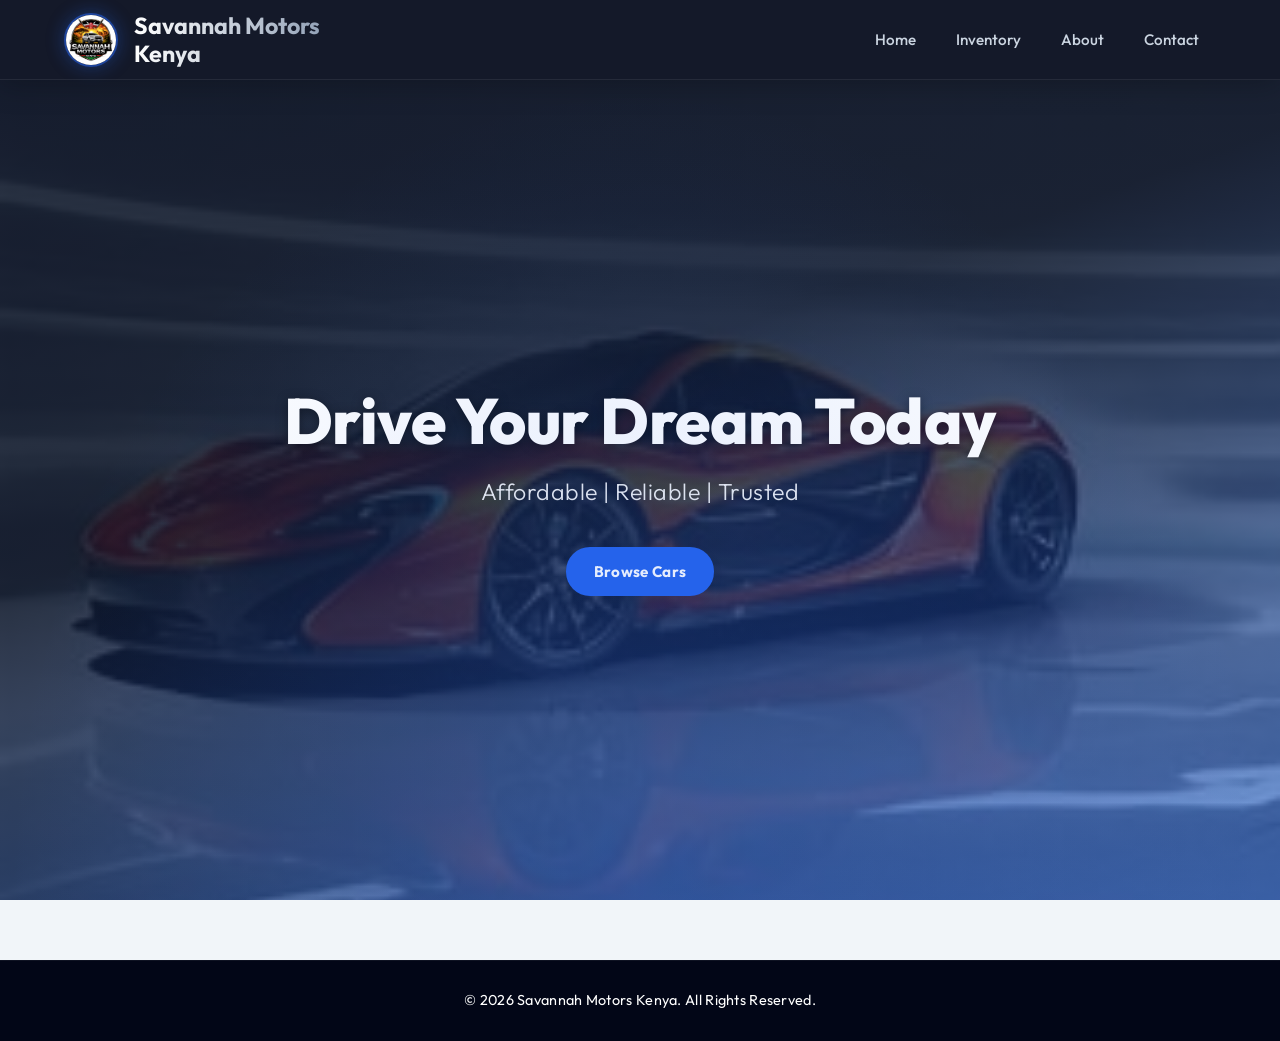
<file: index.html>
<!DOCTYPE html>
<html lang="en">

<head>
    <meta charset="UTF-8">
    <meta name="viewport" content="width=device-width, initial-scale=1.0">
    <title>Savannah Motors</title>
    <link rel="preconnect" href="https://fonts.googleapis.com">
    <link rel="preconnect" href="https://fonts.gstatic.com" crossorigin>
    <link rel="stylesheet" href="https://fonts.googleapis.com/css2?family=Outfit:wght@300;400;500;600;700;800&display=swap">
    <link rel="stylesheet" href="style.css">
</head>

<body>

    <header>
        <img src="logo.png" width="200" height="200" alt="Savannah Motors Logo">
        <h1>Savannah Motors <br>Kenya</h1>
        <nav>
            <a href="index.html">Home</a>
            <a href="inventory.html">Inventory</a>
            <a href="about.html">About</a>
            <a href="contact.html">Contact</a>
        </nav>
    </header>
    <main>
        <section class="hero">
            <h2>Drive Your Dream Today</h2>
            <p>Affordable | Reliable | Trusted</p>
            <a href="cars.html" class="btn">Browse Cars</a>
        </section>
    </main>
    <footer>
        <p>&copy; 2026 Savannah Motors Kenya. All Rights Reserved.</p>
    </footer>
</body>

</html>
</file>
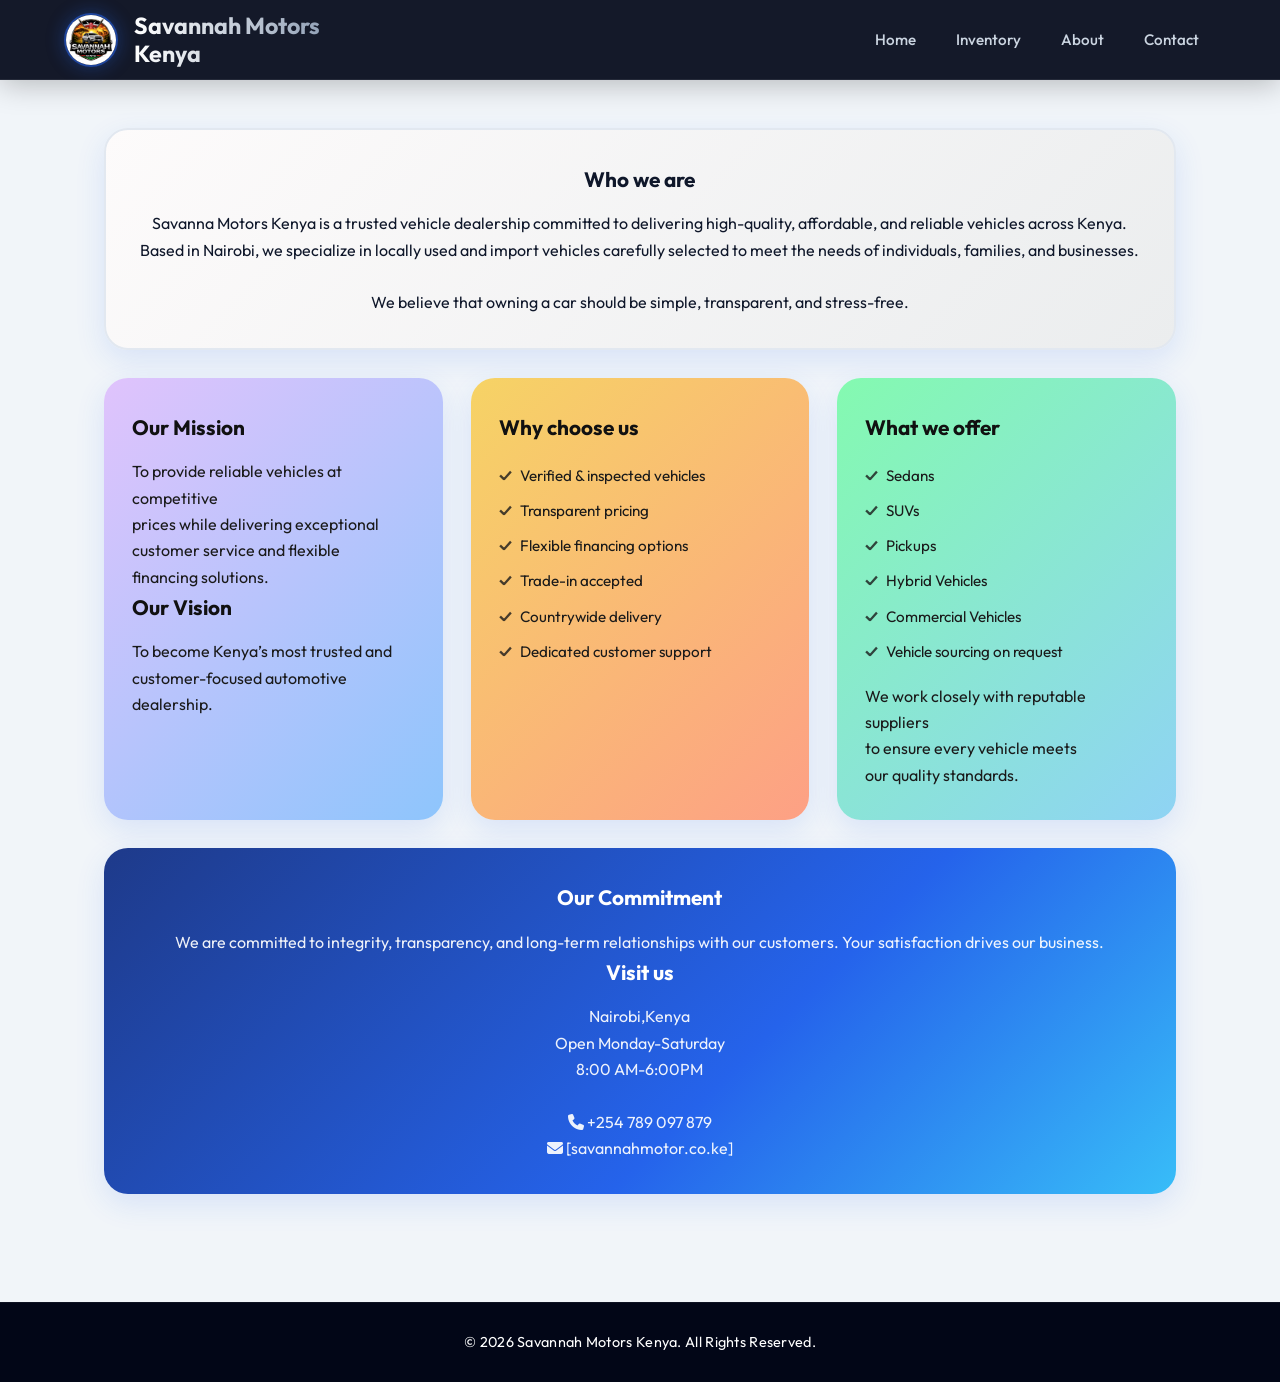
<file: about.html>
<!DOCTYPE html>
<html lang="en">

<head>
    <meta charset="UTF-8">
    <meta name="viewport" content="width=device-width, initial-scale=1.0">
    <title>About Savannah Motors Limited</title>
    <link rel="preconnect" href="https://fonts.googleapis.com">
    <link rel="preconnect" href="https://fonts.gstatic.com" crossorigin>
    <link rel="stylesheet"
        href="https://fonts.googleapis.com/css2?family=Outfit:wght@300;400;500;600;700;800&display=swap">
    <link rel="stylesheet" href="style.css">
    <link rel="stylesheet" href="https://cdnjs.cloudflare.com/ajax/libs/font-awesome/6.4.0/css/all.min.css">
</head>

<body>
    <header>
        <img src="logo.png" width="200" height="200" alt="Savannah Motors Logo">
        <h1>Savannah Motors <br>Kenya</h1>
        <nav>
            <a href="index.html">Home</a>
            <a href="inventory.html">Inventory</a>
            <a href="about.html">About</a>
            <a href="contact.html">Contact</a>
        </nav>
    </header>
    <main>
        <section class="about">
            <!-- Who we are -->
            <div class="whoweare">
                <h2>Who we are</h2>
                <p>Savanna Motors Kenya is a trusted vehicle dealership committed to delivering high-quality,
                    affordable, and reliable vehicles across Kenya. Based in Nairobi, we specialize in locally used and
                    import vehicles carefully selected to meet the needs of individuals, families, and businesses.
                    <br>
                    <br>
                    We believe that owning a car should be simple, transparent, and stress-free.
                </p>
            </div>
            <!-- Our Mission -->
            <div class="mission">
                <h2>Our Mission</h2>
                <p>To provide reliable vehicles at competitive<br> prices while delivering exceptional <br>customer
                    service and flexible <br>financing solutions.</p>
                <!-- Our Vision -->
                <h2>Our Vision</h2>
                <p>To become Kenya’s most trusted and <br>customer-focused automotive <br>dealership.</p>
            </div>
            <!-- Why choose -->
            <div class="push">
                <h2>Why choose us</h2>
                <ul>
                    <li>Verified & inspected vehicles</li>
                    <li>Transparent pricing</li>
                    <li>Flexible financing options</li>
                    <li>Trade-in accepted</li>
                    <li>Countrywide delivery</li>
                    <li>Dedicated customer support</li>
                </ul>
            </div>
            <!-- What we offer -->
            <div class="offer">
                <h2>What we offer</h2>
                <ul>
                    <li>Sedans</li>
                    <li>SUVs</li>
                    <li>Pickups</li>
                    <li>Hybrid Vehicles</li>
                    <li>Commercial Vehicles</li>
                    <li>Vehicle sourcing on request</li>
                </ul>
                <p>We work closely with reputable suppliers<br> to ensure every vehicle meets <br>our quality standards.
                </p>
            </div>
            <!-- Our commitment -->
            <div class="commitment">
                <h2>Our Commitment</h2>
                <p>We are committed to integrity, transparency, and long-term relationships with our customers. Your
                    satisfaction drives our business.</p>
                <!-- Visit us -->
                <h2>Visit us</h2>
                <p>Nairobi,Kenya<br>Open Monday-Saturday<br>8:00 AM-6:00PM
                    <br><br>
                    <i class="fa-solid fa-phone"></i> +254 789 097 879
                    <br>
                    <i class="fa-solid fa-envelope"></i> [savannahmotor.co.ke]
                </p>
            </div>
        </section>
    </main>
    <footer>
        <p>&copy; 2026 Savannah Motors Kenya. All Rights Reserved.</p>
    </footer>
</body>

</html>
</file>
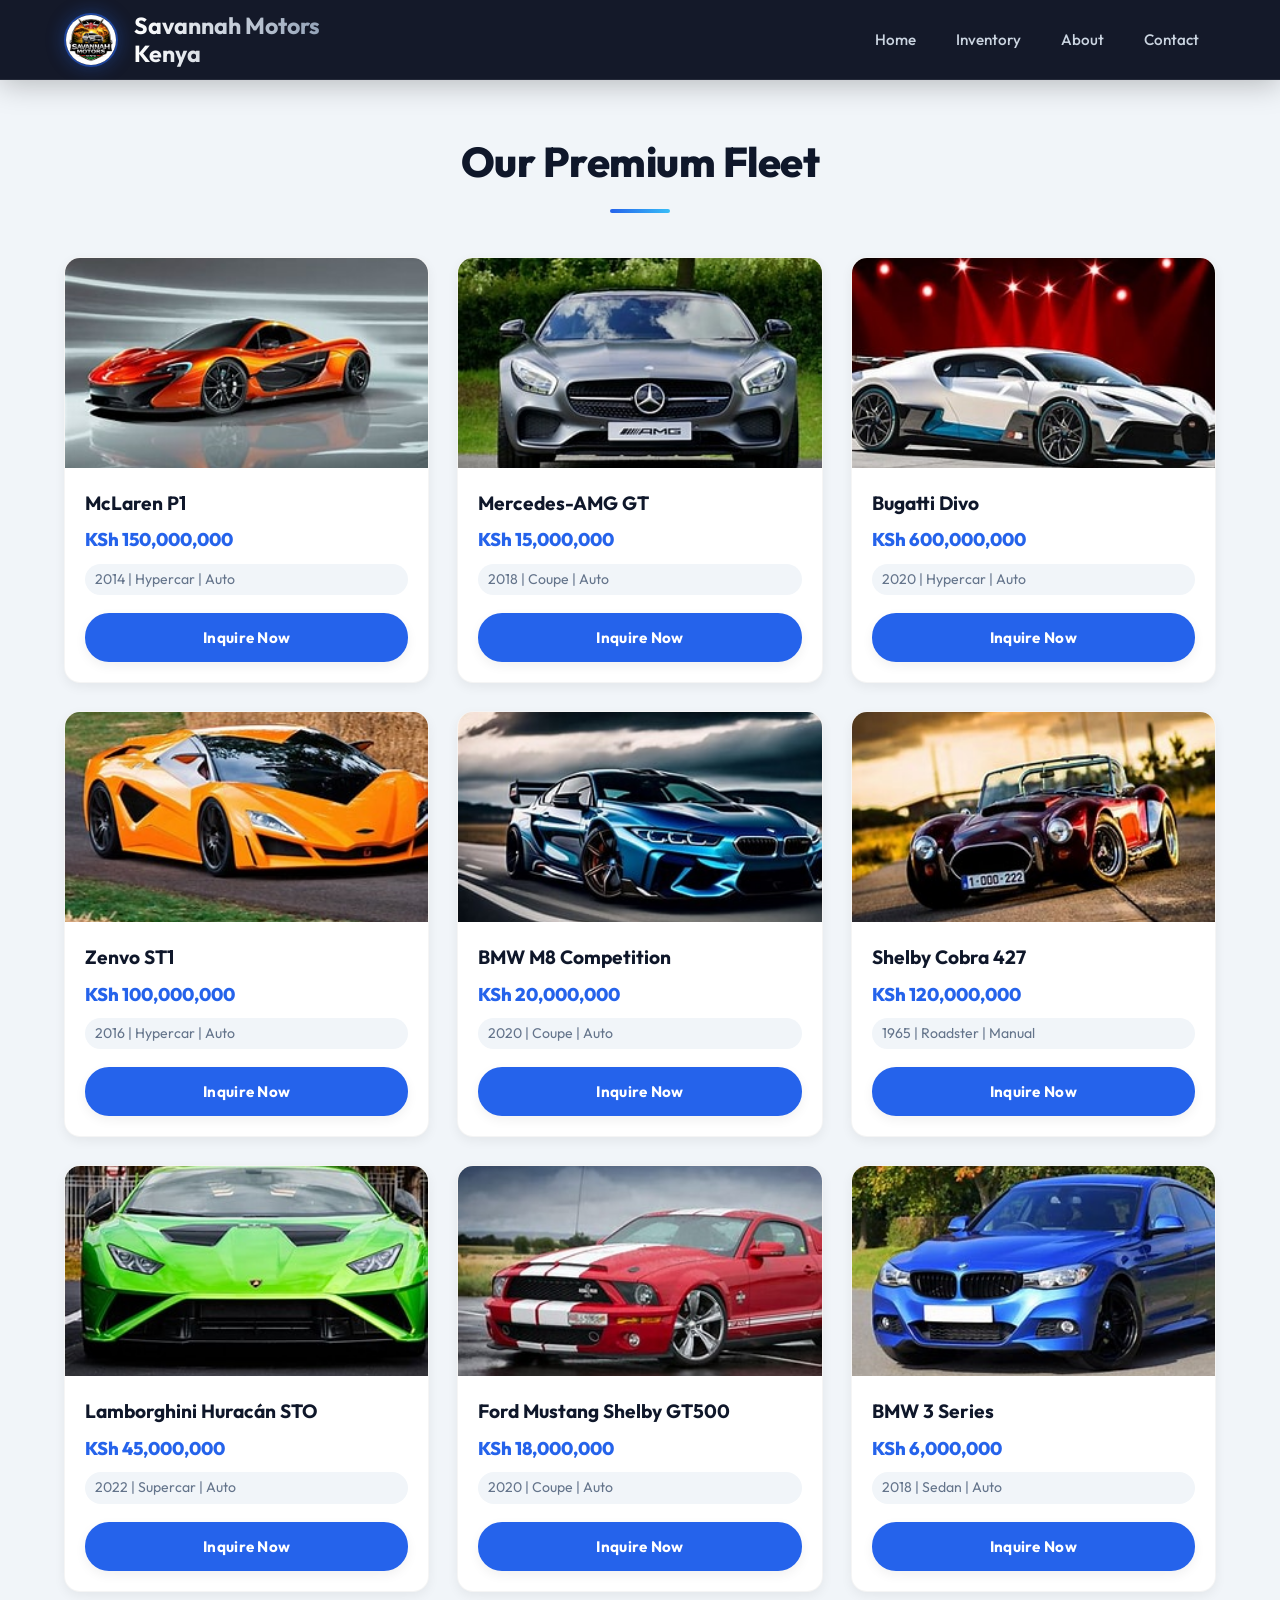
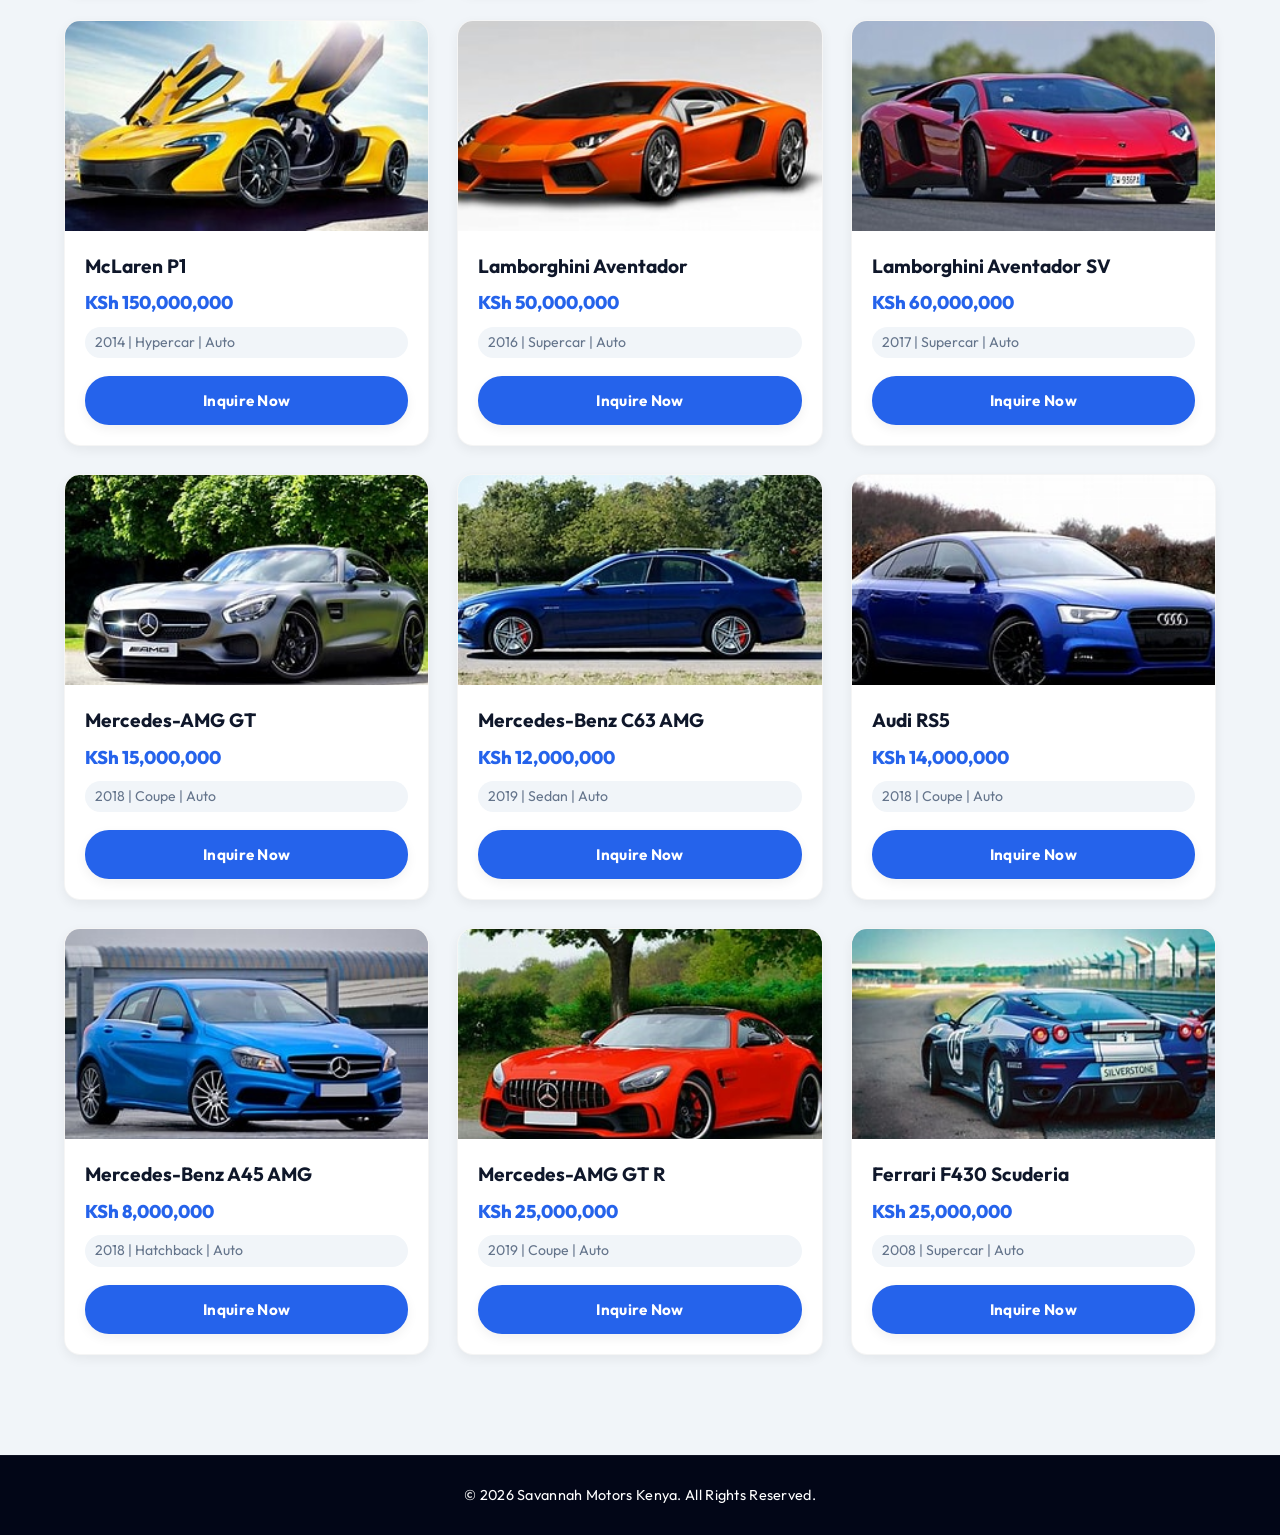
<file: cars.html>
<!DOCTYPE html>
<html lang="en">
<head>
    <meta charset="UTF-8">
    <meta name="viewport" content="width=device-width, initial-scale=1.0">
    <title>Browse Cars - Savannah Motors</title>
    <link rel="preconnect" href="https://fonts.googleapis.com">
    <link rel="preconnect" href="https://fonts.gstatic.com" crossorigin>
    <link rel="stylesheet" href="https://fonts.googleapis.com/css2?family=Outfit:wght@300;400;500;600;700;800&display=swap">
    <link rel="stylesheet" href="style.css">
</head>
<body>
    <header>
        <img src="logo.png" width="200" height="200" alt="Savannah Motors Logo">
        <h1>Savannah Motors <br>Kenya</h1>
        <nav>
            <a href="index.html">Home</a>
            <a href="inventory.html">Inventory</a>
            <a href="about.html">About</a>
            <a href="contact.html">Contact</a>
        </nav>
    </header>
    <main>
        <h2 class="title">Our Premium Fleet</h2>
        <div class="cars">
            <div class="car-card">
                <img src="car1.jpg" alt="McLaren P1">
                <div class="car-info">
                    <h3>McLaren P1</h3>
                    <p class="price">KSh 150,000,000</p>
                    <p class="specs">2014 | Hypercar | Auto</p>
                    <a href="purchase.html" class="btn">Inquire Now</a>
                </div>
            </div>
            <div class="car-card">
                <img src="car3.jpg" alt="Mercedes-AMG GT">
                <div class="car-info">
                    <h3>Mercedes-AMG GT</h3>
                    <p class="price">KSh 15,000,000</p>
                    <p class="specs">2018 | Coupe | Auto</p>
                    <a href="purchase.html" class="btn">Inquire Now</a>
                </div>
            </div>
            <div class="car-card">
                <img src="car4.jpg" alt="Bugatti Divo">
                <div class="car-info">
                    <h3>Bugatti Divo</h3>
                    <p class="price">KSh 600,000,000</p>
                    <p class="specs">2020 | Hypercar | Auto</p>
                    <a href="purchase.html" class="btn">Inquire Now</a>
                </div>
            </div>
            <div class="car-card">
                <img src="car5.jpg" alt="Zenvo ST1">
                <div class="car-info">
                    <h3>Zenvo ST1</h3>
                    <p class="price">KSh 100,000,000</p>
                    <p class="specs">2016 | Hypercar | Auto</p>
                    <a href="purchase.html" class="btn">Inquire Now</a>
                </div>
            </div>
            <div class="car-card">
                <img src="car6.jpg" alt="BMW M8 Competition">
                <div class="car-info">
                    <h3>BMW M8 Competition</h3>
                    <p class="price">KSh 20,000,000</p>
                    <p class="specs">2020 | Coupe | Auto</p>
                    <a href="purchase.html" class="btn">Inquire Now</a>
                </div>
            </div>
            <div class="car-card">
                <img src="car7.jpg" alt="Shelby Cobra 427">
                <div class="car-info">
                    <h3>Shelby Cobra 427</h3>
                    <p class="price">KSh 120,000,000</p>
                    <p class="specs">1965 | Roadster | Manual</p>
                    <a href="purchase.html" class="btn">Inquire Now</a>
                </div>
            </div>
            <div class="car-card">
                <img src="car8.jpg" alt="Lamborghini Huracán STO">
                <div class="car-info">
                    <h3>Lamborghini Huracán STO</h3>
                    <p class="price">KSh 45,000,000</p>
                    <p class="specs">2022 | Supercar | Auto</p>
                    <a href="purchase.html" class="btn">Inquire Now</a>
                </div>
            </div>
            <div class="car-card">
                <img src="car9.jpg" alt="Ford Mustang Shelby GT500">
                <div class="car-info">
                    <h3>Ford Mustang Shelby GT500</h3>
                    <p class="price">KSh 18,000,000</p>
                    <p class="specs">2020 | Coupe | Auto</p>
                    <a href="purchase.html" class="btn">Inquire Now</a>
                </div>
            </div>
            <div class="car-card">
                <img src="car10.jpg" alt="BMW 3 Series">
                <div class="car-info">
                    <h3>BMW 3 Series</h3>
                    <p class="price">KSh 6,000,000</p>
                    <p class="specs">2018 | Sedan | Auto</p>
                    <a href="purchase.html" class="btn">Inquire Now</a>
                </div>
            </div>
            <div class="car-card">
                <img src="car11.jpg" alt="McLaren P1">
                <div class="car-info">
                    <h3>McLaren P1</h3>
                    <p class="price">KSh 150,000,000</p>
                    <p class="specs">2014 | Hypercar | Auto</p>
                    <a href="purchase.html" class="btn">Inquire Now</a>
                </div>
            </div>
            <div class="car-card">
                <img src="car12.jpg" alt="Lamborghini Aventador">
                <div class="car-info">
                    <h3>Lamborghini Aventador</h3>
                    <p class="price">KSh 50,000,000</p>
                    <p class="specs">2016 | Supercar | Auto</p>
                    <a href="purchase.html" class="btn">Inquire Now</a>
                </div>
            </div>
            <div class="car-card">
                <img src="car13.jpg" alt="Lamborghini Aventador SV">
                <div class="car-info">
                    <h3>Lamborghini Aventador SV</h3>
                    <p class="price">KSh 60,000,000</p>
                    <p class="specs">2017 | Supercar | Auto</p>
                    <a href="purchase.html" class="btn">Inquire Now</a>
                </div>
            </div>
            <div class="car-card">
                <img src="car14.jpg" alt="Mercedes-AMG GT">
                <div class="car-info">
                    <h3>Mercedes-AMG GT</h3>
                    <p class="price">KSh 15,000,000</p>
                    <p class="specs">2018 | Coupe | Auto</p>
                    <a href="purchase.html" class="btn">Inquire Now</a>
                </div>
            </div>
            <div class="car-card">
                <img src="car15.jpg" alt="Mercedes-Benz C63 AMG">
                <div class="car-info">
                    <h3>Mercedes-Benz C63 AMG</h3>
                    <p class="price">KSh 12,000,000</p>
                    <p class="specs">2019 | Sedan | Auto</p>
                    <a href="purchase.html" class="btn">Inquire Now</a>
                </div>
            </div>
            <div class="car-card">
                <img src="car16.jpg" alt="Audi RS5">
                <div class="car-info">
                    <h3>Audi RS5</h3>
                    <p class="price">KSh 14,000,000</p>
                    <p class="specs">2018 | Coupe | Auto</p>
                    <a href="purchase.html" class="btn">Inquire Now</a>
                </div>
            </div>
            <div class="car-card">
                <img src="car17.jpg" alt="Mercedes-Benz A45 AMG">
                <div class="car-info">
                    <h3>Mercedes-Benz A45 AMG</h3>
                    <p class="price">KSh 8,000,000</p>
                    <p class="specs">2018 | Hatchback | Auto</p>
                    <a href="purchase.html" class="btn">Inquire Now</a>
                </div>
            </div>
            <div class="car-card">
                <img src="car18.jpg" alt="Mercedes-AMG GT R">
                <div class="car-info">
                    <h3>Mercedes-AMG GT R</h3>
                    <p class="price">KSh 25,000,000</p>
                    <p class="specs">2019 | Coupe | Auto</p>
                    <a href="purchase.html" class="btn">Inquire Now</a>
                </div>
            </div>
            <div class="car-card">
                <img src="car19.jpg" alt="Ferrari F430 Scuderia">
                <div class="car-info">
                    <h3>Ferrari F430 Scuderia</h3>
                    <p class="price">KSh 25,000,000</p>
                    <p class="specs">2008 | Supercar | Auto</p>
                    <a href="purchase.html" class="btn">Inquire Now</a>
                </div>
            </div>
        </div>
    </main>
    <footer>
        <p>&copy; 2026 Savannah Motors Kenya. All Rights Reserved.</p>
    </footer>
</body>
</html>
</file>
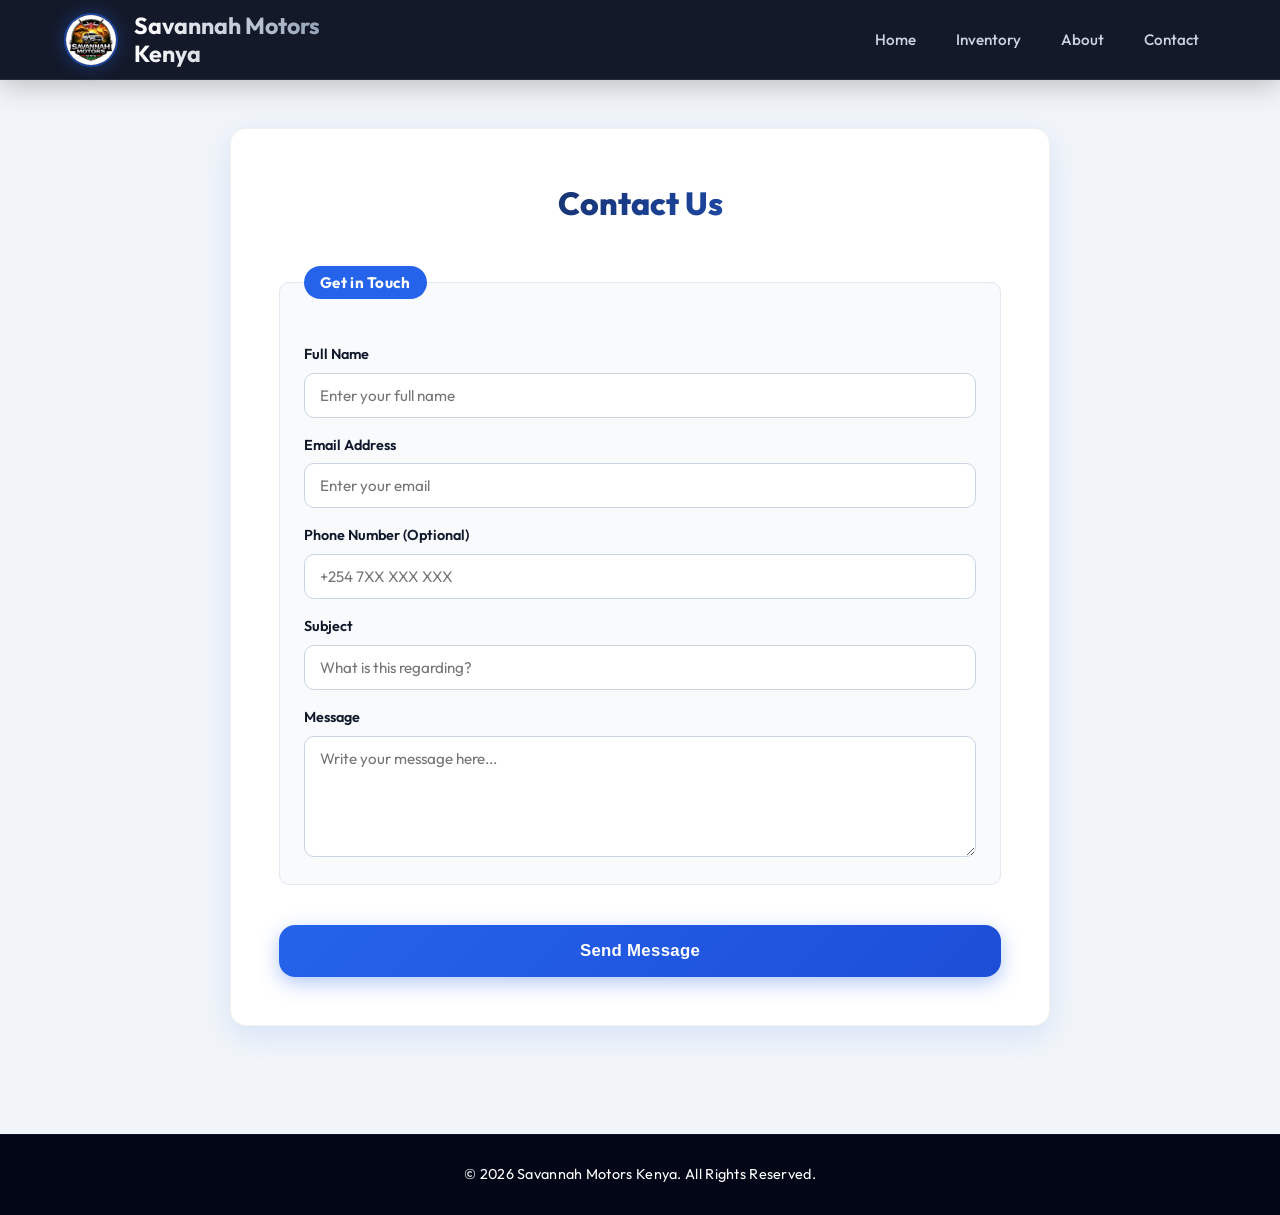
<file: contact.html>
<!DOCTYPE html>
<html lang="en">
<head>
    <meta charset="UTF-8">
    <meta name="viewport" content="width=device-width, initial-scale=1.0">
    <title>Contact Us - Savannah Motors</title>
    <link rel="preconnect" href="https://fonts.googleapis.com">
    <link rel="preconnect" href="https://fonts.gstatic.com" crossorigin>
    <link rel="stylesheet" href="https://fonts.googleapis.com/css2?family=Outfit:wght@300;400;500;600;700;800&display=swap">
    <link rel="stylesheet" href="style.css">
</head>
<body>
    <header>
        <img src="logo.png" width="200" height="200" alt="Savannah Motors Logo">
        <h1>Savannah Motors <br>Kenya</h1>
        <nav>
            <a href="index.html">Home</a>
            <a href="inventory.html">Inventory</a>
            <a href="about.html">About</a>
            <a href="contact.html">Contact</a>
        </nav>
    </header>
    <main>
        <section class="purchase-form">
            <h2>Contact Us</h2>
            <form>
                <fieldset>
                    <legend>Get in Touch</legend>

                    <label for="name">Full Name</label>
                    <input type="text" id="name" name="name" placeholder="Enter your full name" required>

                    <label for="email">Email Address</label>
                    <input type="email" id="email" name="email" placeholder="Enter your email" required>
                    
                    <label for="phone">Phone Number (Optional)</label>
                    <input type="tel" id="phone" name="phone" placeholder="+254 7XX XXX XXX">

                    <label for="subject">Subject</label>
                    <input type="text" id="subject" name="subject" placeholder="What is this regarding?" required>

                    <label for="message">Message</label>
                    <textarea id="message" name="message" rows="5" placeholder="Write your message here..." required></textarea>
                </fieldset>

                <button type="submit" class="btn">Send Message</button>
            </form>
        </section>
    </main>
    <footer>
        <p>&copy; 2026 Savannah Motors Kenya. All Rights Reserved.</p>
    </footer>
</body>
</html>
</file>
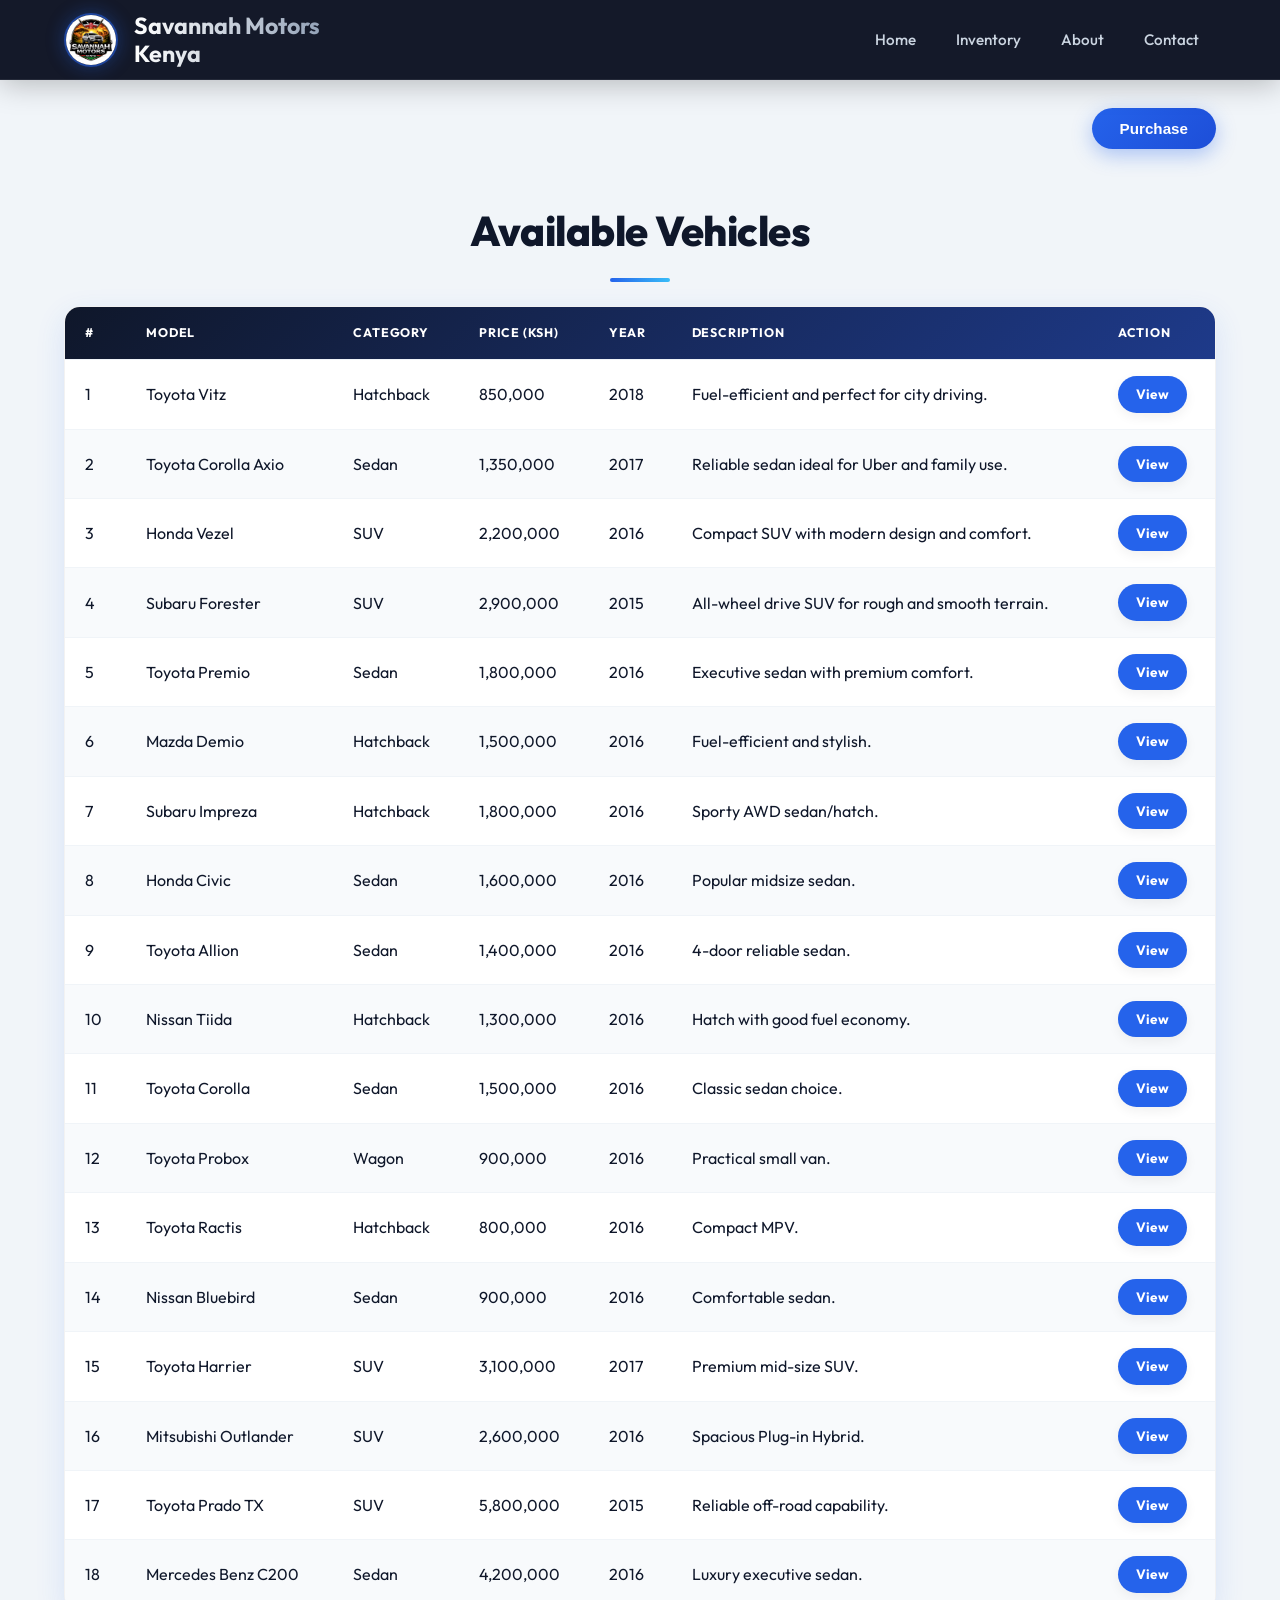
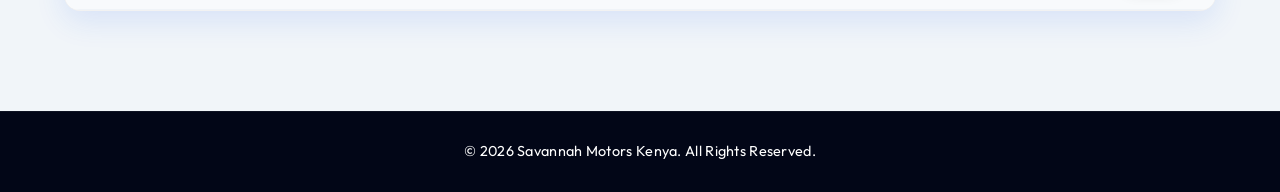
<file: inventory.html>
<!DOCTYPE html>
<html>
<head>
    <meta charset="UTF-8">
    <meta name="viewport" content="width=device-width, initial-scale=1.0">
    <title>Vehicle Inventory - Savannah Motors</title>
    <link rel="preconnect" href="https://fonts.googleapis.com">
    <link rel="preconnect" href="https://fonts.gstatic.com" crossorigin>
    <link rel="stylesheet" href="https://fonts.googleapis.com/css2?family=Outfit:wght@300;400;500;600;700;800&display=swap">
    <link rel="stylesheet" href="style.css">
</head>
<body>
    <header>
        <img src="logo.png" width="200" height="200" alt="Savannah Motors Logo">
        <h1>Savannah Motors <br>Kenya</h1>
        <nav>
            <a href="index.html">Home</a>
            <a href="inventory.html">Inventory</a>
            <a href="about.html">About</a>
            <a href="contact.html">Contact</a>
        </nav>
    </header>
    <main>
<div class="buy">
    <button onclick="window.location.href='purchase.html'">Purchase</button>
</div>
<h2 class="title">Available Vehicles</h2>

<div class="table-container">
    <table>
        <thead>
            <tr>
                <th>#</th>
                <th>Model</th>
                <th>Category</th>
                <th>Price (KSh)</th>
                <th>Year</th>
                <th>Description</th>
                <th>Action</th>
            </tr>
        </thead>

        <tbody>
            <tr>
                <td>1</td>
                <td>Toyota Vitz</td>
                <td>Hatchback</td>
                <td>850,000</td>
                <td>2018</td>
                <td>Fuel-efficient and perfect for city driving.</td>
                <td><a href="#" class="btn">View</a></td>
            </tr>
            <tr>
                <td>2</td>
                <td>Toyota Corolla Axio</td>
                <td>Sedan</td>
                <td>1,350,000</td>
                <td>2017</td>
                <td>Reliable sedan ideal for Uber and family use.</td>
                <td><a href="#" class="btn">View</a></td>
            </tr>
            <tr>
                <td>3</td>
                <td>Honda Vezel</td>
                <td>SUV</td>
                <td>2,200,000</td>
                <td>2016</td>
                <td>Compact SUV with modern design and comfort.</td>
                <td><a href="#" class="btn">View</a></td>
            </tr>
            <tr>
                <td>4</td>
                <td>Subaru Forester</td>
                <td>SUV</td>
                <td>2,900,000</td>
                <td>2015</td>
                <td>All-wheel drive SUV for rough and smooth terrain.</td>
                <td><a href="#" class="btn">View</a></td>
            </tr>
            <tr>
                <td>5</td>
                <td>Toyota Premio</td>
                <td>Sedan</td>
                <td>1,800,000</td>
                <td>2016</td>
                <td>Executive sedan with premium comfort.</td>
                <td><a href="#" class="btn">View</a></td>
            </tr>
            <tr>
                <td>6</td>
                <td>Mazda Demio</td>
                <td>Hatchback</td>
                <td>1,500,000</td>
                <td>2016</td>
                <td>Fuel-efficient and stylish.</td>
                <td><a href="#" class="btn">View</a></td>
            </tr>
            <tr>
                <td>7</td>
                <td>Subaru Impreza</td>
                <td>Hatchback</td>
                <td>1,800,000</td>
                <td>2016</td>
                <td>Sporty AWD sedan/hatch.</td>
                <td><a href="#" class="btn">View</a></td>
            </tr>
            <tr>
                <td>8</td>
                <td>Honda Civic</td>
                <td>Sedan</td>
                <td>1,600,000</td>
                <td>2016</td>
                <td>Popular midsize sedan.</td>
                <td><a href="#" class="btn">View</a></td>
            </tr>
            <tr>
                <td>9</td>
                <td>Toyota Allion</td>
                <td>Sedan</td>
                <td>1,400,000</td>
                <td>2016</td>
                <td>4-door reliable sedan.</td>
                <td><a href="#" class="btn">View</a></td>
            </tr>
            <tr>
                <td>10</td>
                <td>Nissan Tiida</td>
                <td>Hatchback</td>
                <td>1,300,000</td>
                <td>2016</td>
                <td>Hatch with good fuel economy.</td>
                <td><a href="#" class="btn">View</a></td>
            </tr>
            <tr>
                <td>11</td>
                <td>Toyota Corolla</td>
                <td>Sedan</td>
                <td>1,500,000</td>
                <td>2016</td>
                <td>Classic sedan choice.</td>
                <td><a href="#" class="btn">View</a></td>
            </tr>
            <tr>
                <td>12</td>
                <td>Toyota Probox</td>
                <td>Wagon</td>
                <td>900,000</td>
                <td>2016</td>
                <td>Practical small van.</td>
                <td><a href="#" class="btn">View</a></td>
            </tr>
            <tr>
                <td>13</td>
                <td>Toyota Ractis</td>
                <td>Hatchback</td>
                <td>800,000</td>
                <td>2016</td>
                <td>Compact MPV.</td>
                <td><a href="#" class="btn">View</a></td>
            </tr>
            <tr>
                <td>14</td>
                <td>Nissan Bluebird</td>
                <td>Sedan</td>
                <td>900,000</td>
                <td>2016</td>
                <td>Comfortable sedan.</td>
                <td><a href="#" class="btn">View</a></td>
            </tr>
            <tr>
                <td>15</td>
                <td>Toyota Harrier</td>
                <td>SUV</td>
                <td>3,100,000</td>
                <td>2017</td>
                <td>Premium mid-size SUV.</td>
                <td><a href="#" class="btn">View</a></td>
            </tr>
            <tr>
                <td>16</td>
                <td>Mitsubishi Outlander</td>
                <td>SUV</td>
                <td>2,600,000</td>
                <td>2016</td>
                <td>Spacious Plug-in Hybrid.</td>
                <td><a href="#" class="btn">View</a></td>
            </tr>
            <tr>
                <td>17</td>
                <td>Toyota Prado TX</td>
                <td>SUV</td>
                <td>5,800,000</td>
                <td>2015</td>
                <td>Reliable off-road capability.</td>
                <td><a href="#" class="btn">View</a></td>
            </tr>
            <tr>
                <td>18</td>
                <td>Mercedes Benz C200</td>
                <td>Sedan</td>
                <td>4,200,000</td>
                <td>2016</td>
                <td>Luxury executive sedan.</td>
                <td><a href="#" class="btn">View</a></td>
            </tr>
        </tbody>
    </table>
</div>
    </main>
    <footer>
        <p>&copy; 2026 Savannah Motors Kenya. All Rights Reserved.</p>
    </footer>
</body>
</html>
</file>
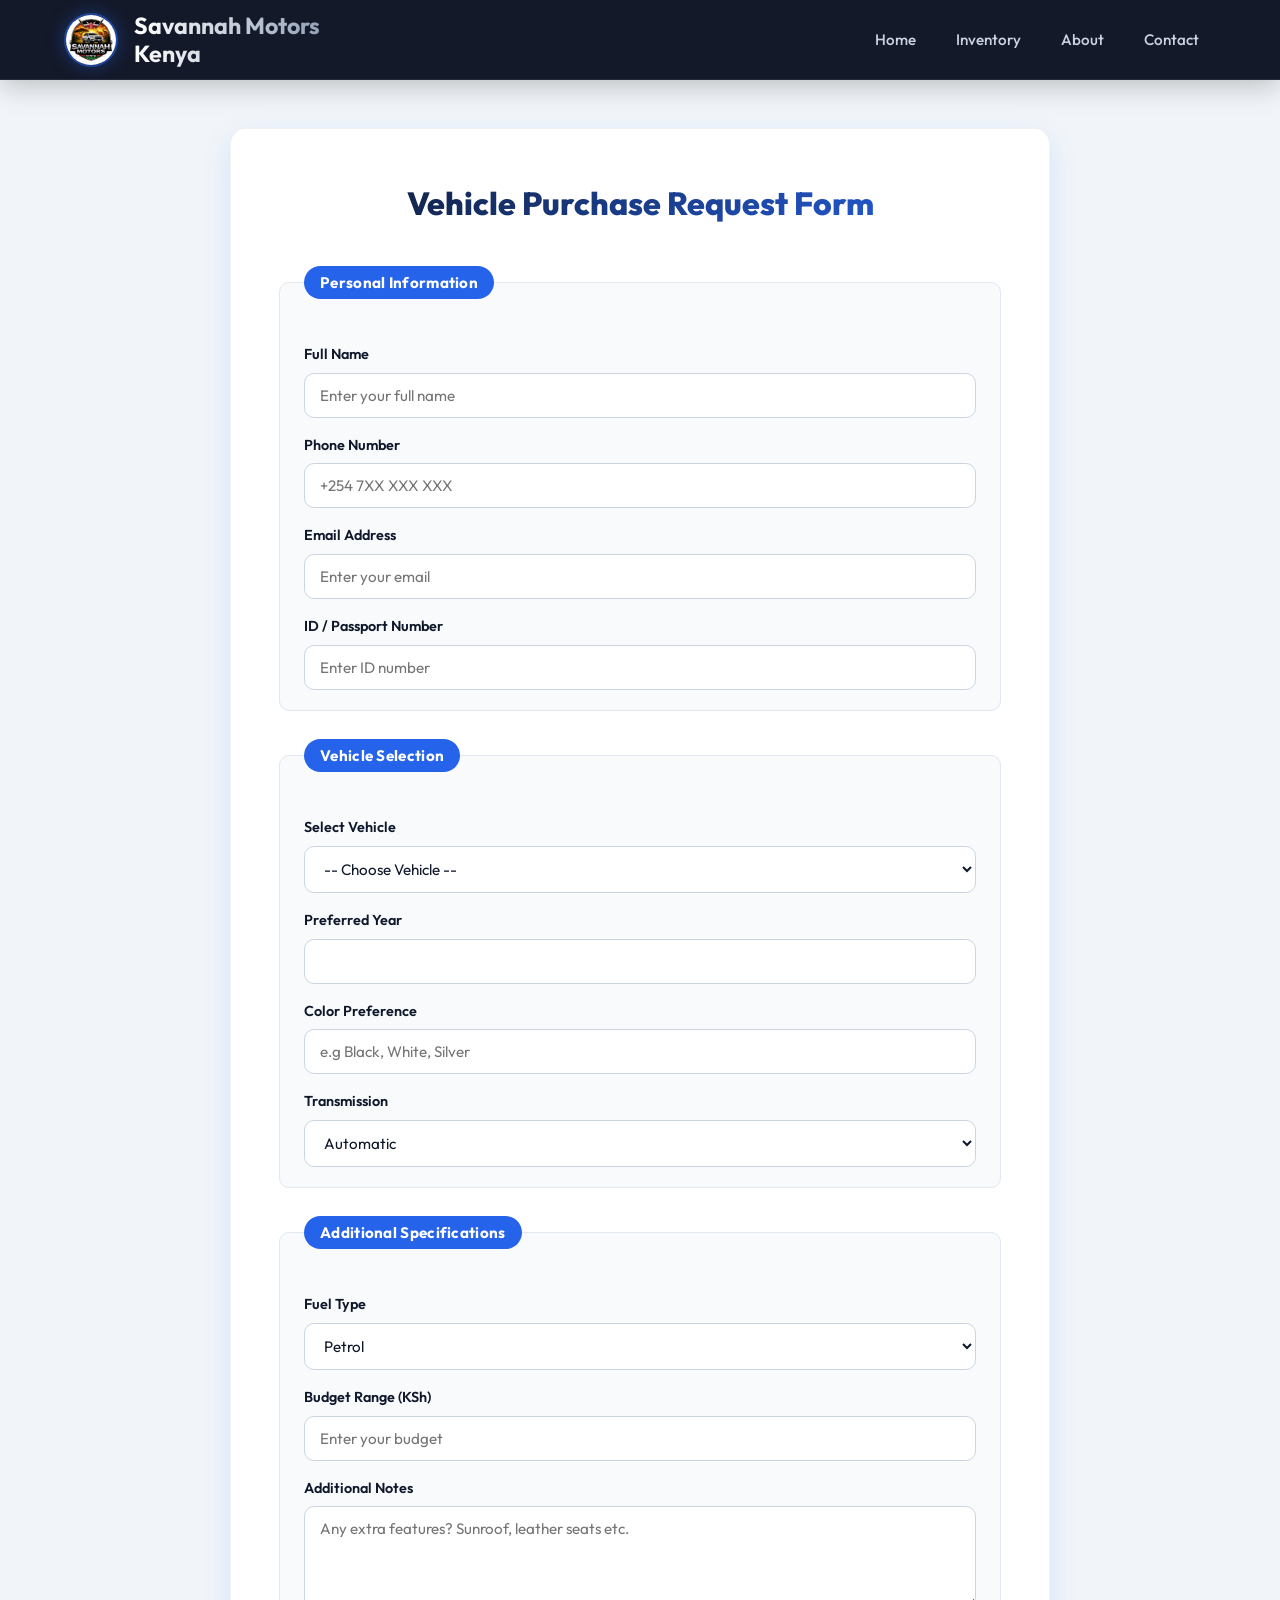
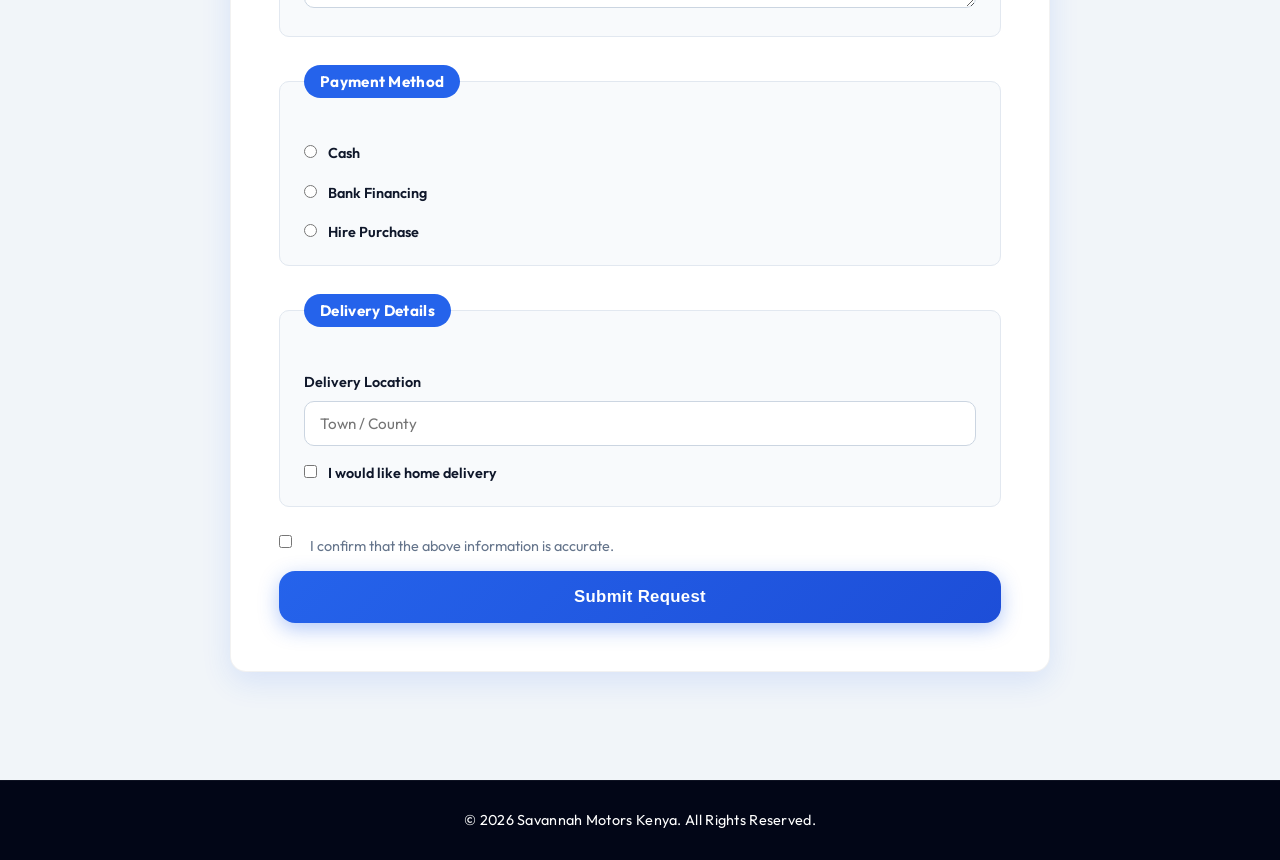
<file: purchase.html>
<!DOCTYPE html>
<html lang="en">
<head>
    <meta charset="UTF-8">
    <meta name="viewport" content="width=device-width, initial-scale=1.0">
    <title>Purchase Vehicle - Savannah Motors</title>
    <link rel="preconnect" href="https://fonts.googleapis.com">
    <link rel="preconnect" href="https://fonts.gstatic.com" crossorigin>
    <link rel="stylesheet" href="https://fonts.googleapis.com/css2?family=Outfit:wght@300;400;500;600;700;800&display=swap">
    <link rel="stylesheet" href="style.css">
</head>
<body>
    <header>
        <img src="logo.png" width="200" height="200" alt="Savannah Motors Logo">
        <h1>Savannah Motors <br>Kenya</h1>
        <nav>
            <a href="index.html">Home</a>
            <a href="inventory.html">Inventory</a>
            <a href="about.html">About</a>
            <a href="contact.html">Contact</a>
        </nav>
    </header>
    <main>
        <section class="purchase-form">
    <h2>Vehicle Purchase Request Form</h2>

    <form>

        <!-- Personal Information -->
        <fieldset>
            <legend>Personal Information</legend>

            <label for="fullname">Full Name</label>
            <input type="text" id="fullname" placeholder="Enter your full name" required>

            <label for="phone">Phone Number</label>
            <input type="tel" id="phone" placeholder="+254 7XX XXX XXX" required>

            <label for="email">Email Address</label>
            <input type="email" id="email" placeholder="Enter your email" required>

            <label for="idnum">ID / Passport Number</label>
            <input type="text" id="idnum" placeholder="Enter ID number" required>
        </fieldset>

        <!-- Vehicle Selection -->
        <fieldset>
            <legend>Vehicle Selection</legend>

            <label for="vehicle">Select Vehicle</label>
            <select id="vehicle" required>
                <option value="">-- Choose Vehicle --</option>
                <option>Toyota Corolla Axio</option>
                <option>Honda Vezel</option>
                <option>Subaru Forester</option>
                <option>Mazda CX-5</option>
            </select>

            <label for="year">Preferred Year</label>
            <input type="number" id="year" min="2005" max="2026">

            <label for="color">Color Preference</label>
            <input type="text" id="color" placeholder="e.g Black, White, Silver">

            <label for="transmission">Transmission</label>
            <select id="transmission">
                <option>Automatic</option>
                <option>Manual</option>
            </select>
        </fieldset>

        <!-- Custom Specifications -->
        <fieldset>
            <legend>Additional Specifications</legend>

            <label for="fuel">Fuel Type</label>
            <select id="fuel">
                <option>Petrol</option>
                <option>Diesel</option>
                <option>Hybrid</option>
                <option>Electric</option>
            </select>

            <label for="budget">Budget Range (KSh)</label>
            <input type="number" id="budget" placeholder="Enter your budget">

            <label for="notes">Additional Notes</label>
            <textarea id="notes" rows="4" placeholder="Any extra features? Sunroof, leather seats etc."></textarea>
        </fieldset>

        <!-- Payment Details -->
        <fieldset>
            <legend>Payment Method</legend>

            <label>
                <input type="radio" name="payment"> Cash
            </label>

            <label>
                <input type="radio" name="payment"> Bank Financing
            </label>

            <label>
                <input type="radio" name="payment"> Hire Purchase
            </label>
        </fieldset>

        <!-- Delivery Details -->
        <fieldset>
            <legend>Delivery Details</legend>

            <label>Delivery Location</label>
            <input type="text" placeholder="Town / County">

            <label>
                <input type="checkbox"> I would like home delivery
            </label>
        </fieldset>

        <!-- Agreement -->
        <div class="agreement">
            <label>
                <input type="checkbox" required>
                I confirm that the above information is accurate.
            </label>
        </div>

        <button type="submit">Submit Request</button>

    </form>
</section>
    </main>
    <footer>
        <p>&copy; 2026 Savannah Motors Kenya. All Rights Reserved.</p>
    </footer>
</body>
</html>
</file>
<file: style.css>
/* ============================================
   CSS VARIABLES & DESIGN TOKENS
   ============================================ */
:root {
    --primary:        #2563eb;
    --primary-hover:  #1d4ed8;
    --primary-glow:   rgba(37, 99, 235, 0.35);
    --secondary:      #0f172a;
    --secondary-hover:#1e293b;
    --accent:         #38bdf8;
    --accent-warm:    #f59e0b;
    --bg-light:       #f1f5f9;
    --bg-dark:        #020617;
    --bg-card:        #ffffff;
    --text-main:      #0f172a;
    --text-muted:     #64748b;
    --text-light:     #ffffff;
    --font:           'Outfit', 'Inter', -apple-system, BlinkMacSystemFont, 'Segoe UI', sans-serif;
    --radius-sm:      10px;
    --radius-md:      16px;
    --radius-lg:      24px;
    --radius-xl:      36px;
    --ease:           0.4s cubic-bezier(0.16, 1, 0.3, 1);
    --shadow-sm:      0 4px 12px rgba(0,0,0,0.06);
    --shadow-md:      0 10px 30px rgba(37,99,235,0.12);
    --shadow-lg:      0 24px 48px rgba(37,99,235,0.18);
    --header-h:       80px;
}

/* ============================================
   RESET & BASE
   ============================================ */
*, *::before, *::after { box-sizing: border-box; margin: 0; padding: 0; }

html { scroll-behavior: smooth; }

body {
    font-family: var(--font);
    background: var(--bg-light);
    color: var(--text-main);
    line-height: 1.65;
    display: flex;
    flex-direction: column;
    min-height: 100vh;
}

img { max-width: 100%; height: auto; display: block; }

main { flex: 1; padding-bottom: 60px; }

/* ============================================
   GOOGLE FONTS IMPORT
   ============================================ */
@import url('https://fonts.googleapis.com/css2?family=Outfit:wght@300;400;500;600;700;800&display=swap');

/* ============================================
   HEADER & NAVIGATION
   ============================================ */
header {
    background: rgba(2, 6, 23, 0.92);
    backdrop-filter: blur(16px);
    -webkit-backdrop-filter: blur(16px);
    color: var(--text-light);
    padding: 0 5%;
    height: var(--header-h);
    display: flex;
    align-items: center;
    gap: 16px;
    position: sticky;
    top: 0;
    z-index: 1000;
    border-bottom: 1px solid rgba(255,255,255,0.07);
    box-shadow: 0 4px 30px rgba(0,0,0,0.25);
}

header img {
    width: 54px;
    height: 54px;
    object-fit: cover;
    border-radius: 50%;
    border: 2px solid rgba(37,99,235,0.6);
    box-shadow: 0 0 18px var(--primary-glow);
    flex-shrink: 0;
}

header h1 {
    font-size: 1.45rem;
    font-weight: 700;
    line-height: 1.2;
    background: linear-gradient(90deg, #fff 0%, #94a3b8 100%);
    -webkit-background-clip: text;
    -webkit-text-fill-color: transparent;
    background-clip: text;
    white-space: nowrap;
}

/* Hamburger toggle (hidden by default) */
.nav-toggle {
    display: none;
    flex-direction: column;
    gap: 5px;
    background: none;
    border: none;
    cursor: pointer;
    padding: 6px;
    margin-left: auto;
}
.nav-toggle span {
    display: block;
    width: 26px;
    height: 2.5px;
    background: #fff;
    border-radius: 2px;
    transition: var(--ease);
}

nav {
    margin-left: auto;
    display: flex;
    align-items: center;
    gap: 6px;
}

nav a {
    color: #cbd5e1;
    text-decoration: none;
    font-weight: 500;
    font-size: 0.95rem;
    padding: 8px 16px;
    border-radius: 20px;
    transition: all 0.3s ease;
    border: 1px solid transparent;
    white-space: nowrap;
}

nav a:hover, nav a.active {
    color: #fff;
    background: rgba(37,99,235,0.22);
    border-color: rgba(37,99,235,0.5);
    box-shadow: 0 0 12px var(--primary-glow);
    transform: translateY(-2px);
}

/* ============================================
   FOOTER
   ============================================ */
footer {
    background: var(--bg-dark);
    color: var(--text-light);
    text-align: center;
    padding: 28px 20px;
    font-size: 0.9rem;
    letter-spacing: 0.3px;
    border-top: 1px solid rgba(255,255,255,0.05);
}

/* ============================================
   TYPOGRAPHY & BUTTONS
   ============================================ */
h2 { margin-bottom: 20px; color: var(--secondary); }

.btn {
    display: inline-block;
    background: var(--primary);
    padding: 12px 28px;
    color: var(--text-light);
    text-decoration: none;
    border-radius: var(--radius-lg);
    font-weight: 700;
    font-size: 0.95rem;
    transition: var(--ease);
    border: none;
    cursor: pointer;
    text-align: center;
    box-shadow: var(--shadow-sm);
    letter-spacing: 0.3px;
}

.btn:hover {
    background: var(--primary-hover);
    transform: translateY(-3px);
    box-shadow: 0 12px 28px var(--primary-glow);
}

/* ============================================
   HERO SECTION (index.html)
   ============================================ */
.hero {
    background:
        linear-gradient(160deg, rgba(15,23,42,0.88) 40%, rgba(37,99,235,0.5) 100%),
        url('car1.jpg') center / cover no-repeat;
    min-height: calc(100vh - var(--header-h));
    display: flex;
    flex-direction: column;
    justify-content: center;
    align-items: center;
    color: var(--text-light);
    text-align: center;
    padding: 40px 5%;
    position: relative;
    overflow: hidden;
}

.hero::after {
    content: '';
    position: absolute;
    inset: 0;
    background: radial-gradient(ellipse at center bottom, rgba(37,99,235,0.2) 0%, transparent 70%);
    pointer-events: none;
}

.hero h2 {
    color: var(--text-light);
    font-size: clamp(2rem, 6vw, 4rem);
    font-weight: 800;
    line-height: 1.15;
    margin-bottom: 16px;
    text-shadow: 0 2px 12px rgba(0,0,0,0.4);
    letter-spacing: -0.5px;
}

.hero p {
    font-size: clamp(1rem, 2.5vw, 1.45rem);
    margin-bottom: 36px;
    font-weight: 300;
    opacity: 0.92;
    letter-spacing: 0.5px;
}

/* ============================================
   CAR GRID (cars.html)
   ============================================ */
.title {
    text-align: center;
    margin: 48px 0 24px;
    font-size: clamp(1.6rem, 4vw, 2.6rem);
    font-weight: 800;
    letter-spacing: -0.5px;
    color: var(--secondary);
    position: relative;
}

.title::after {
    content: '';
    display: block;
    width: 60px;
    height: 4px;
    background: linear-gradient(90deg, var(--primary), var(--accent));
    border-radius: 2px;
    margin: 12px auto 0;
}

.cars {
    display: grid;
    grid-template-columns: repeat(auto-fill, minmax(300px, 1fr));
    gap: 28px;
    padding: 20px 5% 40px;
    max-width: 1400px;
    margin: 0 auto;
}

.car-card {
    background: var(--bg-card);
    border-radius: var(--radius-md);
    overflow: hidden;
    box-shadow: var(--shadow-sm);
    transition: var(--ease);
    display: flex;
    flex-direction: column;
    border: 1px solid rgba(0,0,0,0.04);
}

.car-card:hover {
    transform: translateY(-10px);
    box-shadow: var(--shadow-lg);
    border-color: rgba(37,99,235,0.15);
}

.car-card img {
    width: 100%;
    height: 210px;
    object-fit: cover;
    transition: transform 0.5s ease;
}

.car-card:hover img { transform: scale(1.04); }

.car-info {
    padding: 20px;
    display: flex;
    flex-direction: column;
    flex-grow: 1;
}

.car-info h3 {
    color: var(--secondary);
    font-size: 1.2rem;
    font-weight: 700;
    margin-bottom: 6px;
}

.car-info .price {
    color: var(--primary);
    font-size: 1.15rem;
    font-weight: 800;
    margin-bottom: 8px;
}

.car-info .specs {
    color: var(--text-muted);
    font-size: 0.88rem;
    margin-bottom: 18px;
    background: var(--bg-light);
    display: inline-block;
    padding: 4px 10px;
    border-radius: 20px;
}

.car-info .btn {
    margin-top: auto;
    width: 100%;
    text-align: center;
}

/* ============================================
   PURCHASE / CONTACT FORM
   ============================================ */
.purchase-form {
    max-width: 820px;
    margin: 48px auto;
    padding: 48px 48px;
    background: var(--bg-card);
    border-radius: var(--radius-md);
    box-shadow: var(--shadow-md);
    border: 1px solid rgba(0,0,0,0.05);
}

.purchase-form h2 {
    text-align: center;
    margin-bottom: 36px;
    font-size: clamp(1.4rem, 3vw, 2rem);
    font-weight: 800;
    background: linear-gradient(135deg, var(--secondary) 0%, var(--primary) 100%);
    -webkit-background-clip: text;
    -webkit-text-fill-color: transparent;
    background-clip: text;
}

fieldset {
    border: 1.5px solid #e2e8f0;
    padding: 28px 24px 20px;
    margin-bottom: 28px;
    border-radius: var(--radius-sm);
    background: #f8fafc;
}

legend {
    font-weight: 700;
    font-size: 0.95rem;
    padding: 4px 16px;
    background: var(--primary);
    color: #fff;
    border-radius: 20px;
    letter-spacing: 0.3px;
}

label {
    display: block;
    margin-top: 16px;
    font-weight: 600;
    font-size: 0.9rem;
    color: var(--secondary);
}

input[type="text"],
input[type="tel"],
input[type="email"],
input[type="number"],
select,
textarea {
    width: 100%;
    padding: 12px 15px;
    margin-top: 6px;
    border-radius: var(--radius-sm);
    border: 1.5px solid #cbd5e1;
    font-family: var(--font);
    font-size: 0.95rem;
    background: #fff;
    color: var(--text-main);
    transition: border-color 0.25s, box-shadow 0.25s;
}

input:focus, select:focus, textarea:focus {
    outline: none;
    border-color: var(--primary);
    box-shadow: 0 0 0 3px rgba(37,99,235,0.12);
}

input[type="radio"], input[type="checkbox"] {
    width: auto;
    margin-right: 8px;
    accent-color: var(--primary);
}

.purchase-form button[type="submit"],
.purchase-form button {
    width: 100%;
    padding: 16px;
    background: linear-gradient(135deg, var(--primary) 0%, var(--primary-hover) 100%);
    color: var(--text-light);
    border: none;
    border-radius: var(--radius-md);
    font-size: 1.05rem;
    font-weight: 700;
    cursor: pointer;
    transition: var(--ease);
    margin-top: 12px;
    letter-spacing: 0.3px;
    box-shadow: 0 6px 20px var(--primary-glow);
}

.purchase-form button:hover {
    transform: translateY(-3px);
    box-shadow: 0 12px 32px var(--primary-glow);
}

.agreement label {
    display: flex;
    align-items: flex-start;
    gap: 10px;
    font-weight: 400;
    color: var(--text-muted);
    cursor: pointer;
}

/* ============================================
   ABOUT PAGE
   ============================================ */
.about {
    max-width: 1200px;
    margin: 48px auto;
    padding: 0 5%;
    display: grid;
    grid-template-columns: repeat(3, 1fr);
    gap: 28px;
    align-items: stretch;
}

.about > div {
    padding: 32px 28px;
    border-radius: var(--radius-lg);
    box-shadow: var(--shadow-md);
    transition: var(--ease);
    display: flex;
    flex-direction: column;
    justify-content: flex-start;
}

.about > div:hover {
    transform: translateY(-6px);
    box-shadow: var(--shadow-lg);
}

.about h2 {
    font-size: 1.3rem;
    font-weight: 700;
    margin-bottom: 14px;
}

.about ul {
    list-style: none;
    margin: 0 0 14px;
}

.about ul li {
    padding: 5px 0;
    display: flex;
    align-items: center;
    gap: 8px;
    font-size: 0.95rem;
}

.about ul li::before {
    content: '✓';
    font-weight: 800;
    color: inherit;
    opacity: 0.8;
}

/* Card themes */
.whoweare {
    grid-column: 1 / -1;
    background: linear-gradient(135deg, #fdfbfb 0%, #ebedee 100%);
    text-align: center;
    border: 2px solid #e2e8f0;
}

.mission {
    background: linear-gradient(135deg, #e0c3fc 0%, #8ec5fc 100%);
    color: #1a1a1a;
}
.mission h2 { color: #111; }

.push {
    background: linear-gradient(135deg, #f6d365 0%, #fda085 100%);
    color: #1a1a1a;
}
.push h2 { color: #111; }

.offer {
    background: linear-gradient(135deg, #84fab0 0%, #8fd3f4 100%);
    color: #1a1a1a;
}
.offer h2 { color: #111; }

.commitment {
    grid-column: 1 / -1;
    background: linear-gradient(135deg, #1e3a8a 0%, #2563eb 60%, #38bdf8 100%);
    color: #fff;
    text-align: center;
}
.commitment h2 { color: #fff; }
.commitment p { opacity: 0.92; }

/* Phone icon row */
.commitment .phone-row {
    display: flex;
    align-items: center;
    justify-content: center;
    gap: 10px;
    margin-top: 14px;
    font-size: 1.05rem;
    font-weight: 600;
}

/* ============================================
   INVENTORY PAGE
   ============================================ */
.buy {
    text-align: right;
    margin: 28px 5% 10px;
}

.buy button {
    background: linear-gradient(135deg, var(--primary), var(--primary-hover));
    color: white;
    padding: 12px 28px;
    border: none;
    border-radius: var(--radius-lg);
    font-weight: 700;
    font-size: 0.95rem;
    cursor: pointer;
    transition: var(--ease);
    box-shadow: 0 6px 20px var(--primary-glow);
}

.buy button:hover {
    transform: translateY(-3px);
    box-shadow: 0 12px 28px var(--primary-glow);
}

.table-container {
    overflow-x: auto;
    margin: 0 5% 40px;
    background: var(--bg-card);
    border-radius: var(--radius-md);
    box-shadow: var(--shadow-md);
    border: 1px solid rgba(0,0,0,0.05);
    -webkit-overflow-scrolling: touch;
}

table {
    width: 100%;
    border-collapse: collapse;
    min-width: 640px;
}

thead {
    background: linear-gradient(135deg, var(--secondary) 0%, #1e3a8a 100%);
    color: var(--text-light);
}

th, td {
    padding: 16px 20px;
    text-align: left;
    border-bottom: 1px solid #f0f4f8;
}

th {
    font-weight: 700;
    text-transform: uppercase;
    font-size: 0.78rem;
    letter-spacing: 0.8px;
}

tbody tr { transition: background 0.2s; }
tbody tr:nth-child(even) { background: #f8fafc; }
tbody tr:hover { background: #eff6ff; }

td a.btn {
    padding: 7px 18px;
    font-size: 0.85rem;
    border-radius: 20px;
}

/* ============================================
   MEDIA QUERIES — TABLET (≤ 1024px)
   ============================================ */
@media (max-width: 1024px) {
    .about {
        grid-template-columns: 1fr 1fr;
    }
    .whoweare { grid-column: 1 / -1; }
    .commitment { grid-column: 1 / -1; }

    .cars {
        grid-template-columns: repeat(auto-fill, minmax(260px, 1fr));
        gap: 22px;
        padding: 16px 4% 36px;
    }

    .purchase-form {
        padding: 36px 36px;
        margin: 36px 5%;
    }

    .hero h2 { font-size: clamp(1.8rem, 5vw, 3rem); }
}

/* ============================================
   MEDIA QUERIES — TABLET / LARGE MOBILE (≤ 768px)
   ============================================ */
@media (max-width: 768px) {
    :root { --header-h: auto; }

    /* Header goes vertical */
    header {
        flex-direction: column;
        height: auto;
        padding: 16px 5%;
        gap: 12px;
        text-align: center;
    }

    header img {
        width: 60px;
        height: 60px;
        margin: 0 auto;
    }

    header h1 {
        font-size: 1.35rem;
        text-align: center;
        white-space: normal;
    }

    nav {
        margin-left: 0;
        width: 100%;
        justify-content: center;
        flex-wrap: wrap;
        gap: 6px;
    }

    nav a {
        font-size: 0.88rem;
        padding: 7px 13px;
    }

    /* Hero */
    .hero {
        min-height: 65vh;
        padding: 40px 6%;
    }

    /* About grid goes single column */
    .about {
        grid-template-columns: 1fr;
        gap: 20px;
        padding: 0 5%;
        margin: 32px auto;
    }

    .whoweare, .commitment { grid-column: 1; }

    /* Cars */
    .cars {
        grid-template-columns: repeat(auto-fill, minmax(240px, 1fr));
        gap: 18px;
        padding: 10px 4% 32px;
    }

    /* Purchase form */
    .purchase-form {
        margin: 20px 4%;
        padding: 28px 20px;
        border-radius: var(--radius-sm);
    }

    fieldset { padding: 20px 14px 14px; }

    /* Inventory */
    .buy {
        text-align: center;
        margin: 20px 4% 10px;
    }

    .table-container { margin: 0 4% 32px; }

    th, td { padding: 12px 14px; font-size: 0.85rem; }

    .title { margin: 32px 0 16px; }

    footer { padding: 20px 16px; font-size: 0.85rem; }
}

/* ============================================
   MEDIA QUERIES — SMALL MOBILE (≤ 480px)
   ============================================ */
@media (max-width: 480px) {
    header { padding: 14px 4%; }

    header img { width: 52px; height: 52px; }

    header h1 { font-size: 1.15rem; }

    nav a {
        font-size: 0.82rem;
        padding: 6px 10px;
        border-radius: 14px;
    }

    .hero {
        min-height: 60vh;
        padding: 32px 5%;
    }

    .hero p { margin-bottom: 28px; }

    .btn { padding: 11px 22px; font-size: 0.9rem; }

    /* Cars: single-column, taller images */
    .cars {
        grid-template-columns: 1fr;
        gap: 16px;
        padding: 8px 4% 28px;
    }

    .car-card img { height: 230px; }

    /* About cards compact */
    .about > div { padding: 22px 18px; }

    .about { gap: 16px; }

    /* Purchase form */
    .purchase-form {
        margin: 14px 3%;
        padding: 22px 14px;
    }

    .purchase-form h2 { margin-bottom: 24px; }

    fieldset { padding: 16px 10px 12px; margin-bottom: 18px; }

    .purchase-form button, .purchase-form button[type="submit"] {
        padding: 14px;
        font-size: 0.98rem;
    }

    /* Inventory */
    .buy button { padding: 10px 22px; font-size: 0.9rem; }

    .table-container { margin: 0 3% 24px; border-radius: var(--radius-sm); }

    th, td { padding: 10px 10px; font-size: 0.8rem; }

    table { min-width: 520px; }

    footer { padding: 16px 10px; font-size: 0.78rem; }
}

/* ============================================
   MEDIA QUERIES — VERY SMALL (≤ 360px)
   ============================================ */
@media (max-width: 360px) {
    header h1 { font-size: 1rem; }

    nav a { font-size: 0.78rem; padding: 5px 8px; }

    .hero { min-height: 55vh; }

    .car-card img { height: 200px; }

    .purchase-form { padding: 18px 10px; }
}
</file>
